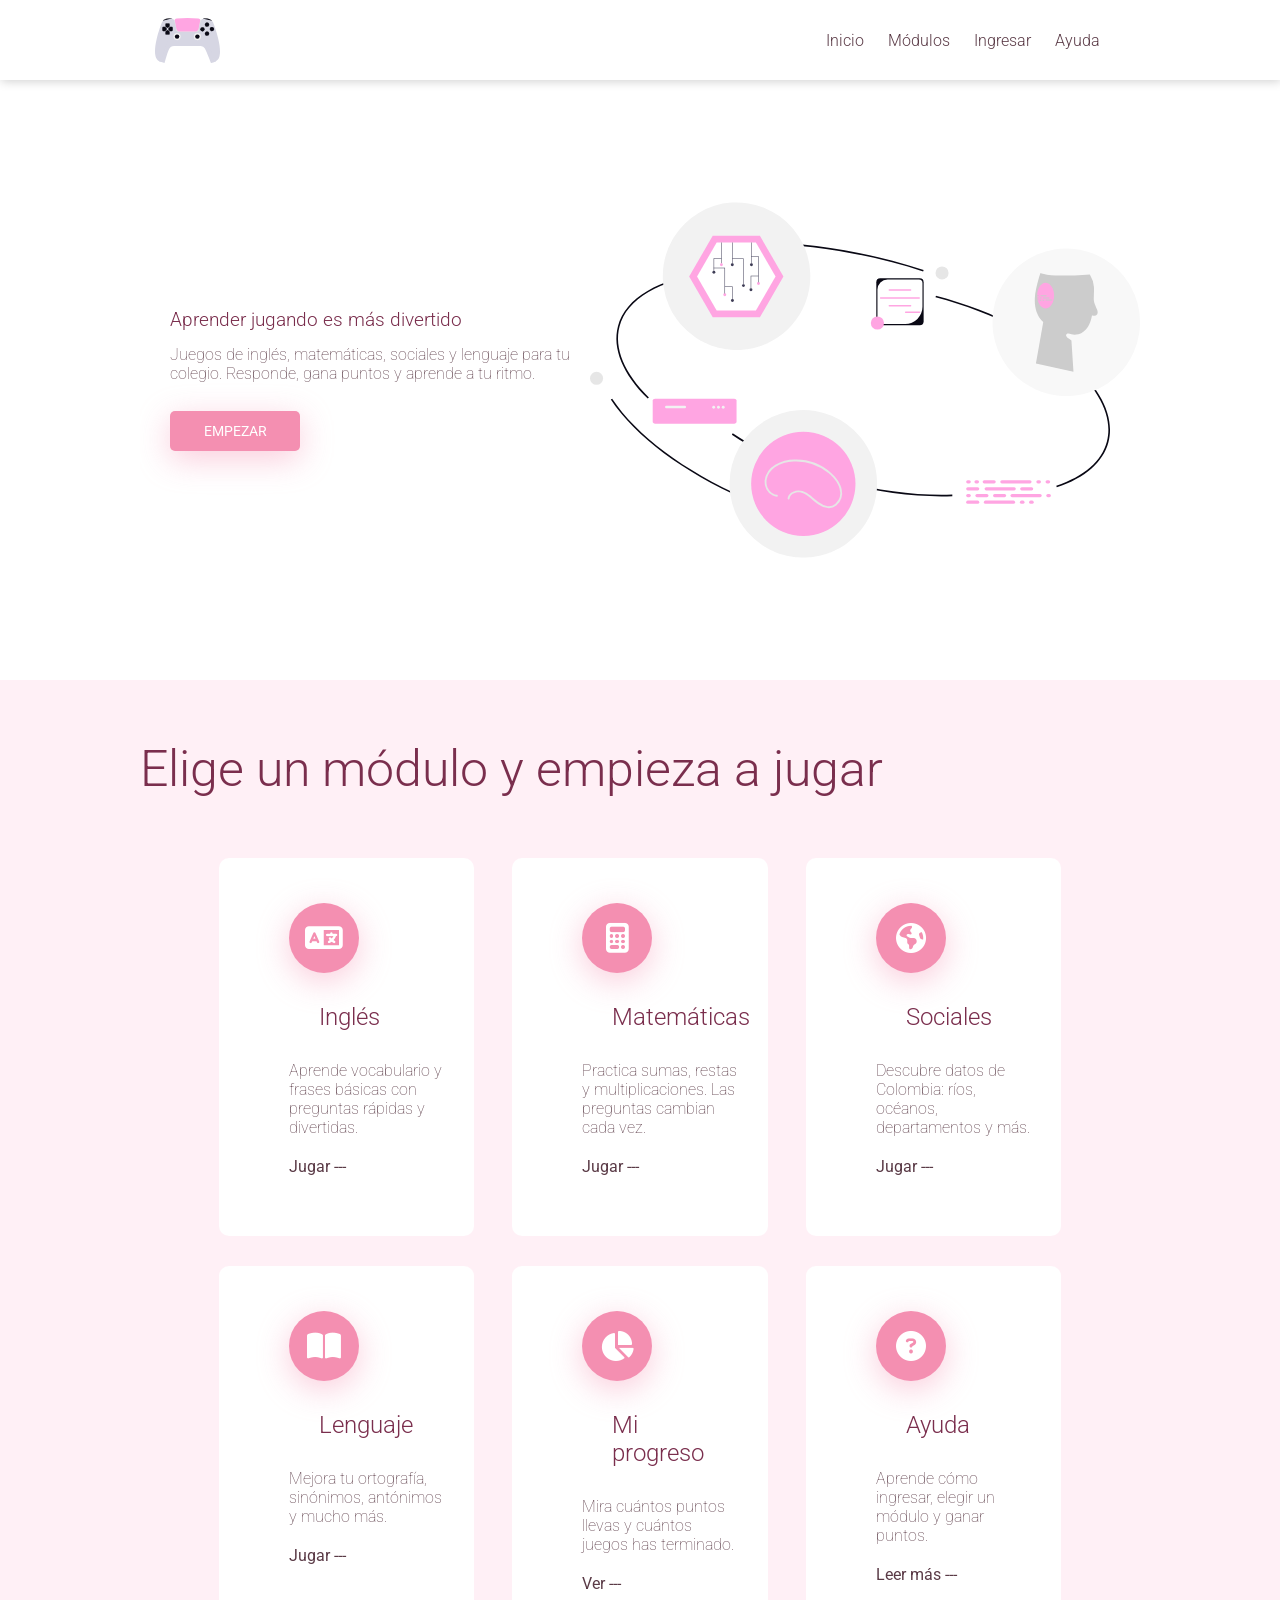
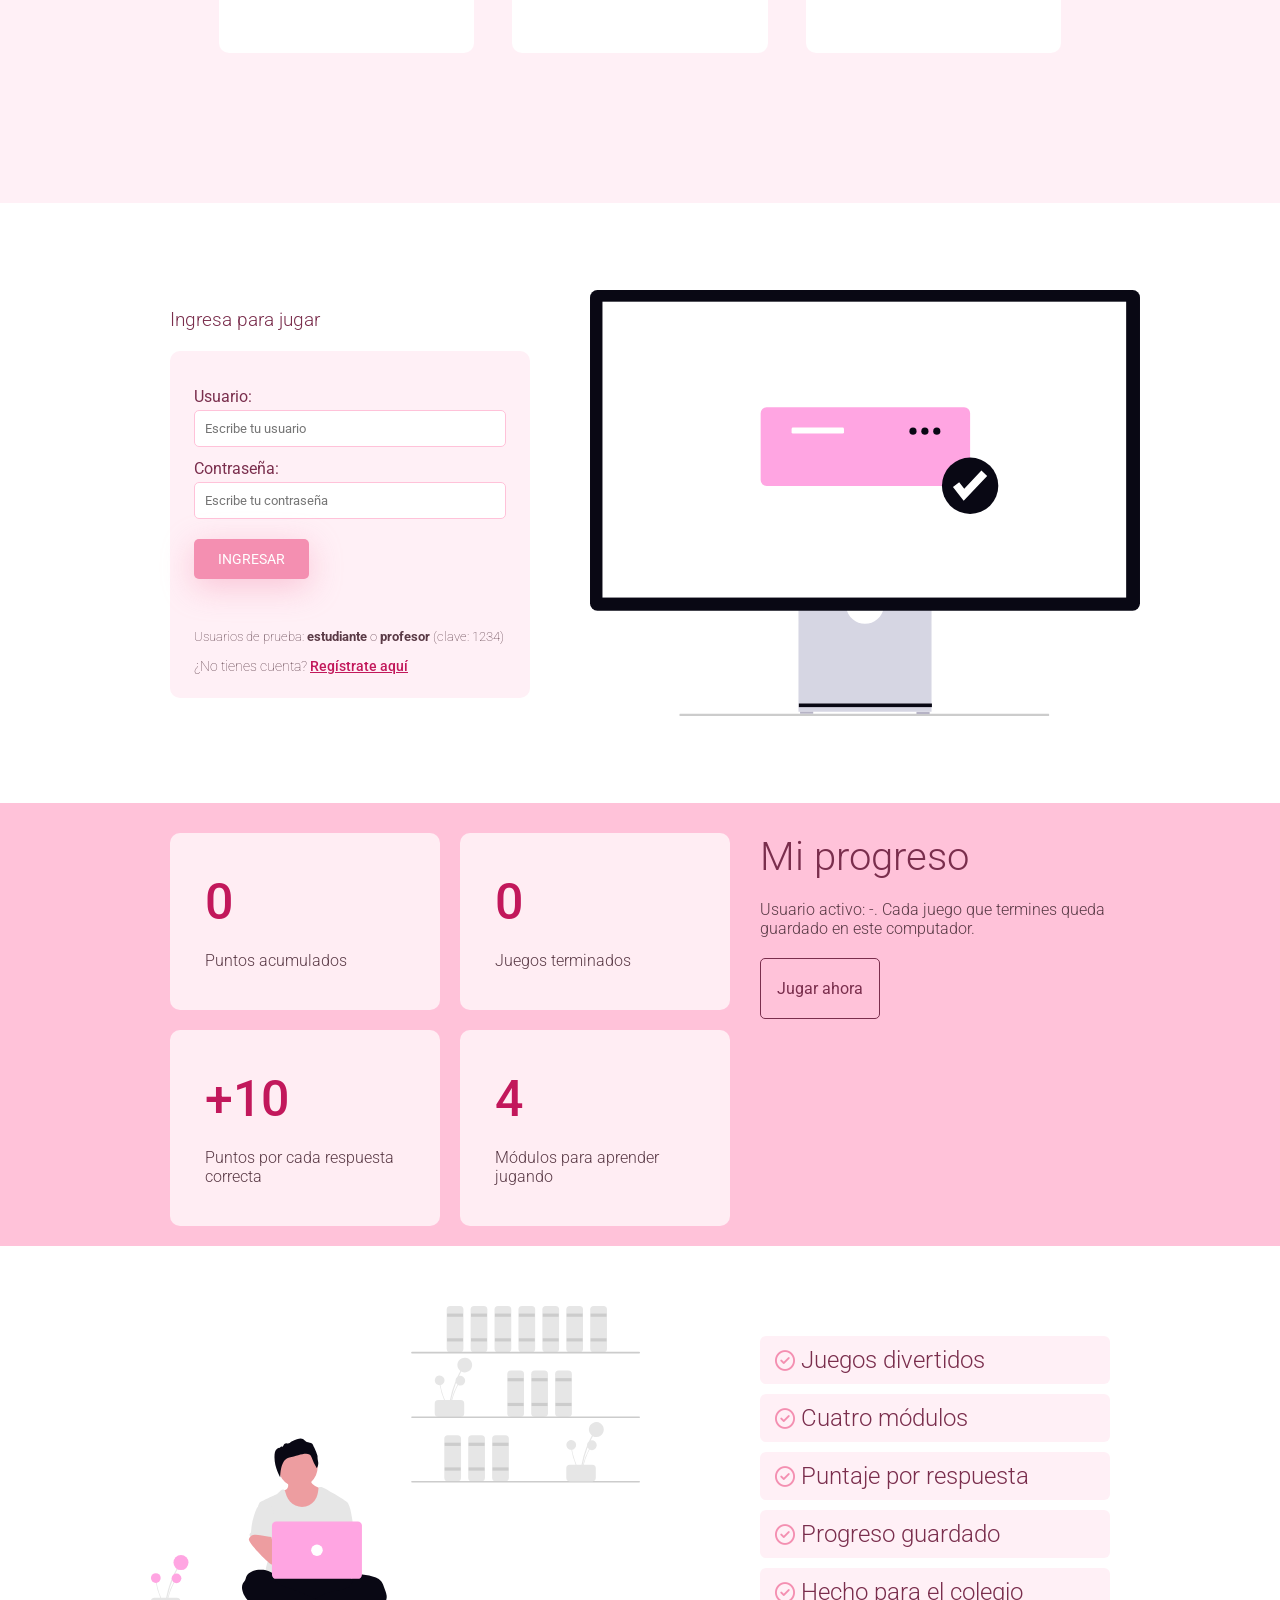
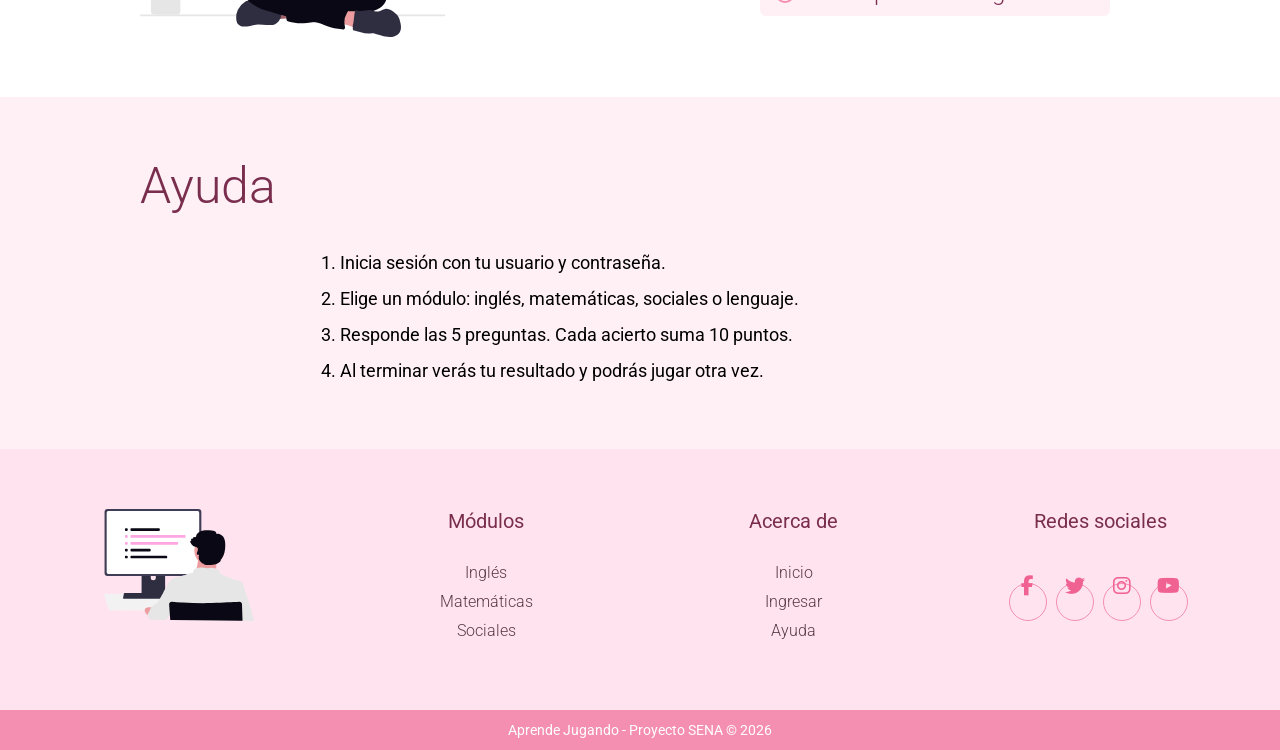
<file: index.html>
<!DOCTYPE html>
<html lang="es">

<head>
    <meta charset="UTF-8" />
    <meta name="viewport" content="width=device-width, initial-scale=1.0" />
    <meta name="theme-color" content="#f48fb1" />
    <title>Aprende Jugando</title>
    <link rel="stylesheet" href="css/estilos.css" />
    <link rel="preconnect" href="https://fonts.googleapis.com" />
    <link rel="preconnect" href="https://fonts.gstatic.com" crossorigin />
    <link
        href="https://fonts.googleapis.com/css2?family=Roboto:wght@100;300;400;700&display=swap"
        rel="stylesheet" />
    <!-- Iconos de Font Awesome (gratis, no necesitas cuenta) -->
    <link rel="stylesheet" href="https://cdnjs.cloudflare.com/ajax/libs/font-awesome/6.5.1/css/all.min.css" />
    <script src="js/funciones.js" defer></script>
</head>

<body>
    <header id="inicio">
        <nav>
            <section class="contenedor nav">
                <div class="logo">
                    <img src="IMG/CONTRO.IMG.svg" alt="Aprende Jugando" />
                </div>
                <div class="enlaces-header" id="enlaces">
                    <a href="#inicio">Inicio</a>
                    <a href="#modulos">Módulos</a>
                    <a href="#ingreso">Ingresar</a>
                    <a href="#ayuda">Ayuda</a>
                    <a href="#" id="linkSalir" class="oculto">Salir</a>
                </div>
                <!-- Boton hamburguesa: solo se ve en celular (ver @media en estilos.css) -->
                <div class="hamburguer" id="botonMenu" role="button" aria-label="Abrir menú">
                    <i class="fas fa-bars"></i>
                </div>
            </section>
        </nav>
        <div class="contenedor">
            <section class="contenido-header">
                <section class="textos-header">
                    <h1>Aprender jugando es más divertido</h1>
                    <p>
                        Juegos de inglés, matemáticas, sociales y lenguaje para tu colegio.
                        Responde, gana puntos y aprende a tu ritmo.
                    </p>
                    <a href="#ingreso">Empezar</a>
                </section>
                <img src="IMG/CONEXION.IMG.svg" alt="" width="350px" height="450px" />
            </section>
        </div>
    </header>

    <!-- MODULOS -->
    <section class="about-us" id="modulos">
        <div class="contenedor1">
            <h2 class="titulo">Elige un módulo y empieza a jugar</h2>
            <div class="contenedor-servicio">
                <div class="servicio">
                    <i class="fas fa-language"></i>
                    <h3>Inglés</h3>
                    <p>Aprende vocabulario y frases básicas con preguntas rápidas y divertidas.</p>
                    <a href="#" data-modulo="ingles">Jugar ---</a>
                </div>

                <div class="servicio">
                    <i class="fas fa-calculator"></i>
                    <h3>Matemáticas</h3>
                    <p>Practica sumas, restas y multiplicaciones. Las preguntas cambian cada vez.</p>
                    <a href="#" data-modulo="matematicas">Jugar ---</a>
                </div>

                <div class="servicio">
                    <i class="fas fa-globe-americas"></i>
                    <h3>Sociales</h3>
                    <p>Descubre datos de Colombia: ríos, océanos, departamentos y más.</p>
                    <a href="#" data-modulo="sociales">Jugar ---</a>
                </div>

                <div class="servicio">
                    <i class="fas fa-book-open"></i>
                    <h3>Lenguaje</h3>
                    <p>Mejora tu ortografía, sinónimos, antónimos y mucho más.</p>
                    <a href="#" data-modulo="lenguaje">Jugar ---</a>
                </div>

                <div class="servicio">
                    <i class="fas fa-chart-pie"></i>
                    <h3>Mi progreso</h3>
                    <p>Mira cuántos puntos llevas y cuántos juegos has terminado.</p>
                    <a href="#progreso">Ver ---</a>
                </div>

                <div class="servicio">
                    <i class="fas fa-question-circle"></i>
                    <h3>Ayuda</h3>
                    <p>Aprende cómo ingresar, elegir un módulo y ganar puntos.</p>
                    <a href="#ayuda">Leer más ---</a>
                </div>
            </div>
        </div>
    </section>

    <!-- INGRESO Y REGISTRO -->
    <section class="pregunta contenedor" id="ingreso">
        <section class="textos-pregunta">
            <h1 id="tituloIngreso">Ingresa para jugar</h1>

            <!-- INGRESO -->
            <div id="loginBox" class="caja-login">
                <form id="formLogin">
                    <label for="usuario">Usuario:</label>
                    <input type="text" id="usuario" placeholder="Escribe tu usuario" />

                    <label for="clave">Contraseña:</label>
                    <input type="password" id="clave" placeholder="Escribe tu contraseña" />

                    <button type="submit" class="boton">Ingresar</button>
                    <p id="mensajeLogin" class="mensaje"></p>
                </form>
                <p class="pista">Usuarios de prueba: <b>estudiante</b> o <b>profesor</b> (clave: 1234)</p>
                <p class="cambio-form">
                    ¿No tienes cuenta?
                    <button type="button" class="enlace-cambio" id="irRegistro">Regístrate aquí</button>
                </p>
            </div>

            <!-- REGISTRO DE USUARIOS NUEVOS -->
            <div id="registroBox" class="caja-login oculto">
                <h3>Crear cuenta</h3>
                <form id="formRegistro" novalidate>
                    <label for="regNombre">Nombre completo:</label>
                    <input type="text" id="regNombre" placeholder="Ej: Karen Medina" autocomplete="name" />

                    <label for="regCorreo">Correo electrónico:</label>
                    <input type="email" id="regCorreo" placeholder="Ej: karen@correo.com" autocomplete="email" />

                    <label for="regUsuario">Usuario:</label>
                    <input type="text" id="regUsuario" placeholder="Elige un usuario" autocomplete="username" />

                    <label for="regClave">Contraseña:</label>
                    <input type="password" id="regClave" placeholder="Mínimo 4 caracteres" autocomplete="new-password" />

                    <label for="regClave2">Confirmar contraseña:</label>
                    <input type="password" id="regClave2" placeholder="Repite la contraseña" autocomplete="new-password" />

                    <button type="submit" class="boton">Registrarme</button>
                    <p id="mensajeRegistro" class="mensaje"></p>
                </form>
                <p class="cambio-form">
                    ¿Ya tienes cuenta?
                    <button type="button" class="enlace-cambio" id="irLogin">Ingresa aquí</button>
                </p>
            </div>

            <!-- BIENVENIDA (aparece al ingresar) -->
            <div id="bienvenidaBox" class="caja-login oculto">
                <h2>¡Hola, <span id="nombreUsuario"></span>!</h2>
                <p>Ya puedes jugar. Elige un módulo para empezar a sumar puntos.</p>
                <a href="#modulos">Ver módulos</a>
            </div>
        </section>
        <img src="IMG/COMPUTO.IMG.svg" alt="" />
    </section>

    <!-- ZONA DE JUEGO (aparece al elegir un módulo) -->
    <section class="zona-juego oculto" id="zonaJuego">
        <div class="contenedor1">

            <div id="pantallaJuego">
                <h2 id="tituloModulo">Módulo</h2>
                <p id="contadorPregunta"></p>
                <div class="caja-pregunta">
                    <h3 id="enunciado"></h3>
                    <div id="opciones"></div>
                    <p id="retroalimentacion" class="mensaje"></p>
                    <button id="botonSiguiente" class="boton oculto">Siguiente</button>
                </div>
            </div>

            <div id="pantallaResultado" class="oculto">
                <h2>¡Terminaste!</h2>
                <p id="textoResultado"></p>
                <button id="botonRepetir" class="boton">Jugar otra vez</button>
                <button id="botonCerrarJuego" class="boton boton-claro">Volver a módulos</button>
            </div>

        </div>
    </section>

    <!-- MI PROGRESO -->
    <section class="resultados" id="progreso">
        <div class="contenedor conten-resultados">
            <section class="numbers">
                <div class="number">
                    <h4 id="datoPuntaje">0</h4>
                    <p>Puntos acumulados</p>
                </div>

                <div class="number">
                    <h4 id="datoJuegos">0</h4>
                    <p>Juegos terminados</p>
                </div>

                <div class="number">
                    <h4>+10</h4>
                    <p>Puntos por cada respuesta correcta</p>
                </div>

                <div class="number">
                    <h4>4</h4>
                    <p>Módulos para aprender jugando</p>
                </div>
            </section>
            <section class="results-text">
                <h4>Mi progreso</h4>
                <p>
                    Usuario activo: <span id="datoUsuario">-</span>. Cada juego que termines
                    queda guardado en este computador.
                </p>
                <a href="#modulos">Jugar ahora</a>
            </section>
        </div>
    </section>

    <!-- POR QUE APRENDER JUGANDO -->
    <section class="contenedor1 serviciosd">
        <img src="IMG/SENTADO.IMG.svg" alt="" />
        <div class="box-skills">
            <h4><i class="far fa-check-circle"></i> Juegos divertidos</h4>
            <h4><i class="far fa-check-circle"></i> Cuatro módulos</h4>
            <h4><i class="far fa-check-circle"></i> Puntaje por respuesta</h4>
            <h4><i class="far fa-check-circle"></i> Progreso guardado</h4>
            <h4><i class="far fa-check-circle"></i> Hecho para el colegio</h4>
        </div>
    </section>

    <!-- AYUDA -->
    <section class="about-us" id="ayuda">
        <div class="contenedor1">
            <h2 class="titulo">Ayuda</h2>
            <ol class="lista-ayuda">
                <li>Inicia sesión con tu usuario y contraseña.</li>
                <li>Elige un módulo: inglés, matemáticas, sociales o lenguaje.</li>
                <li>Responde las 5 preguntas. Cada acierto suma 10 puntos.</li>
                <li>Al terminar verás tu resultado y podrás jugar otra vez.</li>
            </ol>
        </div>
    </section>

    <!-- PIE DE PAGINA -->
    <footer>
        <div class="partFooter">
            <img src="IMG/SEÑOR_COMPU.IMG.svg" alt="" />
        </div>
        <div class="partFooter">
            <h4>Módulos</h4>
            <a href="#modulos">Inglés</a>
            <a href="#modulos">Matemáticas</a>
            <a href="#modulos">Sociales</a>
        </div>
        <div class="partFooter">
            <h4>Acerca de</h4>
            <a href="#inicio">Inicio</a>
            <a href="#ingreso">Ingresar</a>
            <a href="#ayuda">Ayuda</a>
        </div>
        <div class="partFooter">
            <h4>Redes sociales</h4>
            <div class="social-media">
                <i class="fab fa-facebook-f"></i>
                <i class="fab fa-twitter"></i>
                <i class="fab fa-instagram"></i>
                <i class="fab fa-youtube"></i>
            </div>
        </div>
    </footer>
    <p class="derechos">Aprende Jugando - Proyecto SENA &copy; <span id="anio"></span></p>

</body>

</html>
</file>
<file: css/estilos.css>
*{
    margin: 0;
    padding: 0;
    box-sizing: border-box;
}

body {
font-family: 'Roboto', sans-serif;
}

h1, h2, h3, h4, h5,h6 {
    color: #7a2e4d;
    font-weight: 300;
}

.contenedor{
    width: 90%;
    max-width: 1000px;
    margin: auto;
    overflow: hidden;
}

.contenedor1 {
    width: 90%;
    max-width: 1000px;
    margin: auto;
    overflow: hidden;
    padding: 60px 0;
}


/* Header */

header::before {
    content: "";
    display: block;
    margin-bottom: 80px;
}

nav {
    width: 100%;
    height: 80px;
    background: #fff;
    border-bottom: 1px solid transparent;
    box-shadow: 1px 1px 10px 0 rgba(0, 0, 0, .2);
    position: fixed;
    top: 0;
    z-index: 100;
    transition: ease-in-out 0.5s;
}

.nav {
    display: flex;
    justify-content: space-between;
    height: 80px;
    width: 100%;
    align-items: center;
    padding: 0 40px 0 15px; /* poco espacio a la izquierda: el logo queda en la esquina */
}

.nav .logo {
    height: 45px; /* logo pequeño */

}

.nav .logo img {
    height: 100%;
    vertical-align: top;
}

.enlaces-header {
    font-weight: 300;
    transition: ease-in-out 0.5s;
}

.nav .enlaces-header a {
    color: #5a3a46;
    text-decoration: none;
    margin-left: 20px;
}

.hamburguer {
    width: 80px;
    height: 80px;
    display: none;
    text-align: center;
    z-index: 100;
    cursor: pointer;
    transition: color 0.5s ease-in;
}

.hamburguer>i {
    font-size: 25px;
    line-height: 80px;
}

.contenido-header{

    width: 100%;
    height: 600px;
    display: flex;
    justify-content: space-between;
    align-items: center;
}

.contenido-header>img {

    width: 550px;
    animation: ease-in animat 1s;

}

@keyframes animat {
    0% {
        transform: scale(0);
    }

    100% {
        transform: scale(1);
    }
}


.textos-header {
    margin: 0 0 0 30px;
}

.contenido-header p {
    font-weight: 100;
    margin-top: 14px;
    color: #5a3a46;
}

.contenido-header a {
    margin: 28px 0 0 0;
    width: 130px;
    display: inline-block;
    background: #f48fb1;
    text-align: center;
    color: #fff;
    padding: 12px 0;
    text-decoration: none;
    font-weight: 400;
    text-transform: uppercase;
    font-size: 14px;
    border-radius: 5px;
    box-shadow: 0 8px 32px rgba(244, 143, 177, .46);
}

.titulo {
    font-size: 50px;
}

/*about-us*/


.about-us{
    background: #fff0f6;
}

.contenedor-servicio{

    display: flex;
    flex-wrap: wrap;
    margin: 60px;
    justify-content: space-around;
}

.servicio{

    width: 29%;
    background: #fff;
    margin-bottom: 30px;
    border-radius: 10px;
    padding: 45px 30px 60px 70px;
    transition: 0.5s;

}

.servicio:hover {
    box-shadow: 0 4px 10px 0 rgba(122, 46, 77, .26);
}

.servicio>i {

    font-size: 30px;
    color: #fff;
    background: #f48fb1;
    display: inline-block;
    width: 70px;
    height: 70px;
    text-align: center;
    padding-top: 20px;
    border-radius: 50%;
    box-shadow: 0 8px 32px rgba(244, 143, 177, .46);

}

.servicio>h3{

    font-size: 24px;
    margin: 30px;
}


.servicio>p{

    font-weight: 100;
    color: #5a3a46;
    margin-top: 15px;
    padding-bottom: 20px;

}

.servicio>a{
    color: #5a3a46;
    font-weight: 400;
    text-decoration: none;
}

.servicio>a:hover{
    color: #ec407a;
    transition: color .5s;
}


/*pregunta*/

.pregunta{
    min-height: 600px; /* antes height: 600px; asi el formulario de registro (mas alto) no se corta */
    padding: 20px 0;
    display: flex;
    justify-content: space-between;
    align-items: center;
}

.pregunta>img{

    width: 550px;

}

.textos-pregunta{
    margin: 0 0 0 30px;
}

.textos-pregunta p{
    font-weight: 100;
    margin-top: 14px;
    color: #5a3a46;
}

.textos-pregunta a{

    margin: 28px 0 0 0;
    width: 130px;
    display: inline-block;
    background: #f48fb1;
    text-align: center;
    color: #fff;
    padding: 12px 0;
    text-decoration: none;
    font-weight: 400;
    text-transform: uppercase;
    font-size: 14px;
    border-radius: 5px;
    box-shadow: 0 8px 32px rgba(244, 143, 177, .46);

}

/*Resultado*/

.resultados{
    background: #ffc2d9;
    padding-top: 30px;
}

.conten-resultados{
    display: flex;
    justify-content: space-evenly;

}

.numbers{

    width: 60%;
    display: flex;
    flex-wrap: wrap;
    justify-content: space-evenly;

}

.numbers .number{

    width: 45%;
    background: rgba(255, 255, 255, .7);
    color: #5a3a46;
    border-radius: 10px;
    padding: 40px 35px;
    margin-bottom: 20px;
}

.numbers .number h4{
    color: #c2185b;
    font-size: 50px;
    font-weight: 500;
    margin-bottom: 20px;

}

.numbers .number p{
    color: #5a3a46;
    font-weight: 300;
}

.results-text {
    width: 37%;

}

.results-text h4{
    color: #7a2e4d;
    font-size: 40px;
}

.results-text p {
    color: #5a3a46;
    font-weight: 300;
    margin: 20px 0;
}

.results-text>a{
    color: #7a2e4d;
    text-decoration: none;
    display: inline-block;
    border: 1px solid #7a2e4d;
    padding: 20px 0;
    width: 120px;
    text-align: center;
    border-radius: 5px;

}

/* serviciosd */

.serviciosd{
    display: flex;
    justify-content: space-between;
}
.serviciosd>img{
    width: 500px;
}

.box-skills{
    margin: 30px 30px 0 0;
}

.box-skills h4{

    font-size: 24px;
    background: #fff0f6;
    width: 350px;
    border-radius: 6px;
    padding: 10px 0 10px 15px;
    margin-bottom: 10px;
}

.box-skills i{
    color: #f48fb1;
    font-size: 20PX;
}

/* FOOTER*/

footer{
    background: #ffe4ef;
    padding: 60px 0;
    overflow: hidden;
    display: flex;
    flex-wrap: wrap;
    justify-content: space-evenly;
    margin: auto;
}

.partFooter {

    width: 20%;
    text-align: center;
}

.partFooter h4{
    color: #7a2e4d;
    font-size: 20px;
    font-weight: 400;
    margin-bottom: 30px;
}

.partFooter a{
    display: block;
    text-decoration: none;
    color: #5a3a46;
    font-weight: 300;
    transition: color .3s ease-in-out;
    margin-bottom: 10px;

}

.partFooter a:hover{
    color: #ec407a;
}

.partFooter img{
    width: 150px; /* logo pequeño */
}


.social-media i {

    font-size: 20px;
    display: inline-block;
    color: #f06292;
    border: 1px solid #f48fb1;
    border-radius: 50%;
    width: 38px;
    height: 38px;
    line-height: 3px;
    cursor: pointer;
    margin-top: 20px;
    text-align: center;
    transition: all ease-in-out .3s;
    margin-right: 5px;
}

.social-media i:hover{

    color: #FFF;
    background-color: #f48fb1;
    border-color: #f48fb1;

}


/* ===== ESTILOS EXTRA: login, juego, ayuda y botones ===== */

:root {
    --acento: #f48fb1;
    --acento-sombra: rgba(244, 143, 177, .46);
}

html {
    scroll-behavior: smooth;
}

section,
header {
    scroll-margin-top: 80px;
}

.oculto {
    display: none !important;
}

/* Botones (mismo aspecto que los botones de la plantilla) */
.boton {
    margin: 20px 8px 0 0;
    display: inline-block;
    background: var(--acento);
    color: #fff;
    text-align: center;
    padding: 12px 24px;
    text-decoration: none;
    font-weight: 400;
    text-transform: uppercase;
    font-size: 14px;
    font-family: inherit;
    border: none;
    border-radius: 5px;
    cursor: pointer;
    box-shadow: 0 8px 32px var(--acento-sombra);
}

.boton-claro {
    background: #fff;
    color: #7a2e4d;
    border: 1px solid #f48fb1;
    box-shadow: none;
}

/* Ingreso */
.caja-login {
    background: #fff0f6;
    border-radius: 10px;
    padding: 24px;
    max-width: 360px;
    margin-top: 20px;
}

.caja-login label {
    display: block;
    margin-top: 12px;
    font-weight: 400;
    color: #7a2e4d;
}

.caja-login input {
    width: 100%;
    padding: 10px;
    margin-top: 4px;
    border: 1px solid #ffc2d9;
    border-radius: 5px;
    font-family: inherit;
}

.caja-login .pista {
    font-size: 13px;
}

.mensaje {
    font-weight: 400;
    min-height: 22px;
}

.mensaje.error {
    color: #d32f2f;
}

.mensaje.ok {
    color: #2e7d32;
}

/* Zona de juego */
.zona-juego {
    background: #fff0f6;
}

.caja-pregunta {
    background: #fff;
    border-radius: 10px;
    padding: 24px;
    max-width: 560px;
    margin-top: 16px;
}

.caja-pregunta h3 {
    font-weight: 400;
}

#opciones button {
    display: block;
    width: 100%;
    text-align: left;
    background: #fff;
    color: #7a2e4d;
    border: 2px solid #ffc2d9;
    border-radius: 6px;
    padding: 12px;
    margin: 10px 0;
    font-size: 15px;
    font-family: inherit;
    cursor: pointer;
}

#opciones button:hover {
    background: #ffd6e7;
}

#opciones button.correcta {
    background: #c8e6c9;
    border-color: #2e7d32;
}

#opciones button.incorrecta {
    background: #ffcdd2;
    border-color: #d32f2f;
}

/* Ayuda */
.lista-ayuda {
    max-width: 600px;
    margin: 30px auto 0 auto;
    line-height: 2;
    font-size: 18px;
}

/* Linea final */
.derechos {
    background: #f48fb1;
    color: #fff;
    text-align: center;
    padding: 12px;
    font-size: 14px;
}


/* Registro: titulo de la caja y enlaces para cambiar entre ingreso y registro */
.caja-login h3 {
    font-weight: 400;
    margin-bottom: 4px;
}

.cambio-form {
    margin-top: 16px;
    font-size: 14px;
}

.enlace-cambio {
    background: none;
    border: none;
    padding: 0;
    font-family: inherit;
    font-size: 14px;
    font-weight: 500;
    color: #c2185b;
    text-decoration: underline;
    cursor: pointer;
}

.enlace-cambio:hover {
    color: #ec407a;
}

.mensaje.ok {
    color: #2e7d32;
}


/* ===== VERSION PARA CELULAR Y TABLET (responsive) ===== */

/* Tablet y pantallas medianas */
@media (max-width: 900px) {

    .titulo {
        font-size: 38px;
    }

    .contenedor-servicio {
        margin: 40px 0 0 0;
    }

    .servicio {
        width: 45%;
        padding: 40px 30px 40px 40px;
    }

    .servicio>h3 {
        margin: 24px 0 0 0;
    }

    .contenido-header>img,
    .pregunta>img {
        width: 45%;
    }

    .serviciosd>img {
        width: 45%;
    }

    .box-skills h4 {
        width: 100%;
        font-size: 20px;
    }

    .numbers,
    .results-text {
        width: 48%;
    }

    .numbers .number {
        width: 100%;
    }

    .partFooter {
        width: 45%;
        margin-bottom: 30px;
    }
}

/* Celulares */
@media (max-width: 800px) {

    /* Menu hamburguesa */
    .nav {
        padding: 0 0 0 15px;
    }

    .hamburguer {
        display: block;
        color: #c2185b;
    }

    .enlaces-header {
        display: none;
        position: absolute;
        top: 80px;
        left: 0;
        width: 100%;
        background: #fff;
        box-shadow: 0 6px 10px rgba(0, 0, 0, .15);
        padding: 10px 0;
    }

    .enlaces-header.abierto {
        display: block;
    }

    .nav .enlaces-header a {
        display: block;
        margin: 0;
        padding: 14px 24px;
    }

    .nav .enlaces-header a:hover {
        background: #fff0f6;
    }

    /* Portada */
    .contenido-header,
    .pregunta,
    .serviciosd,
    .conten-resultados {
        flex-direction: column;
        height: auto;
        text-align: center;
    }

    .contenido-header,
    .pregunta {
        padding: 30px 0;
    }

    .contenido-header>img,
    .pregunta>img,
    .serviciosd>img {
        width: 80%;
        max-width: 400px;
        height: auto;
        margin-top: 24px;
    }

    .textos-header,
    .textos-pregunta {
        margin: 0;
    }

    .textos-header h1,
    .textos-pregunta h1 {
        font-size: 32px;
    }

    /* Tarjetas de modulos */
    .titulo {
        font-size: 30px;
    }

    .servicio {
        width: 100%;
        padding: 35px 30px;
        text-align: center;
    }

    .servicio>h3 {
        margin: 20px 0 0 0;
    }

    /* Login */
    .caja-login {
        margin: 20px auto 0 auto;
        text-align: left;
    }

    /* Progreso */
    .numbers,
    .results-text {
        width: 100%;
    }

    .numbers .number {
        width: 100%;
    }

    .numbers .number h4 {
        font-size: 40px;
    }

    .results-text {
        padding-bottom: 20px;
    }

    /* Beneficios */
    .box-skills {
        margin: 24px 0 0 0;
        text-align: left;
    }

    .box-skills h4 {
        width: 100%;
    }

    /* Juego */
    .caja-pregunta {
        padding: 18px;
    }

    #opciones button {
        padding: 14px;
        font-size: 16px;
    }

    /* Ayuda */
    .lista-ayuda {
        font-size: 16px;
        padding-left: 20px;
    }

    /* Pie de pagina */
    .partFooter {
        width: 100%;
        margin-bottom: 30px;
    }

    .partFooter img {
        width: 120px;
    }
}

/* Celulares pequenos */
@media (max-width: 400px) {

    .textos-header h1,
    .textos-pregunta h1 {
        font-size: 26px;
    }

    .titulo {
        font-size: 26px;
    }

    .servicio {
        padding: 30px 20px;
    }
}
</file>
